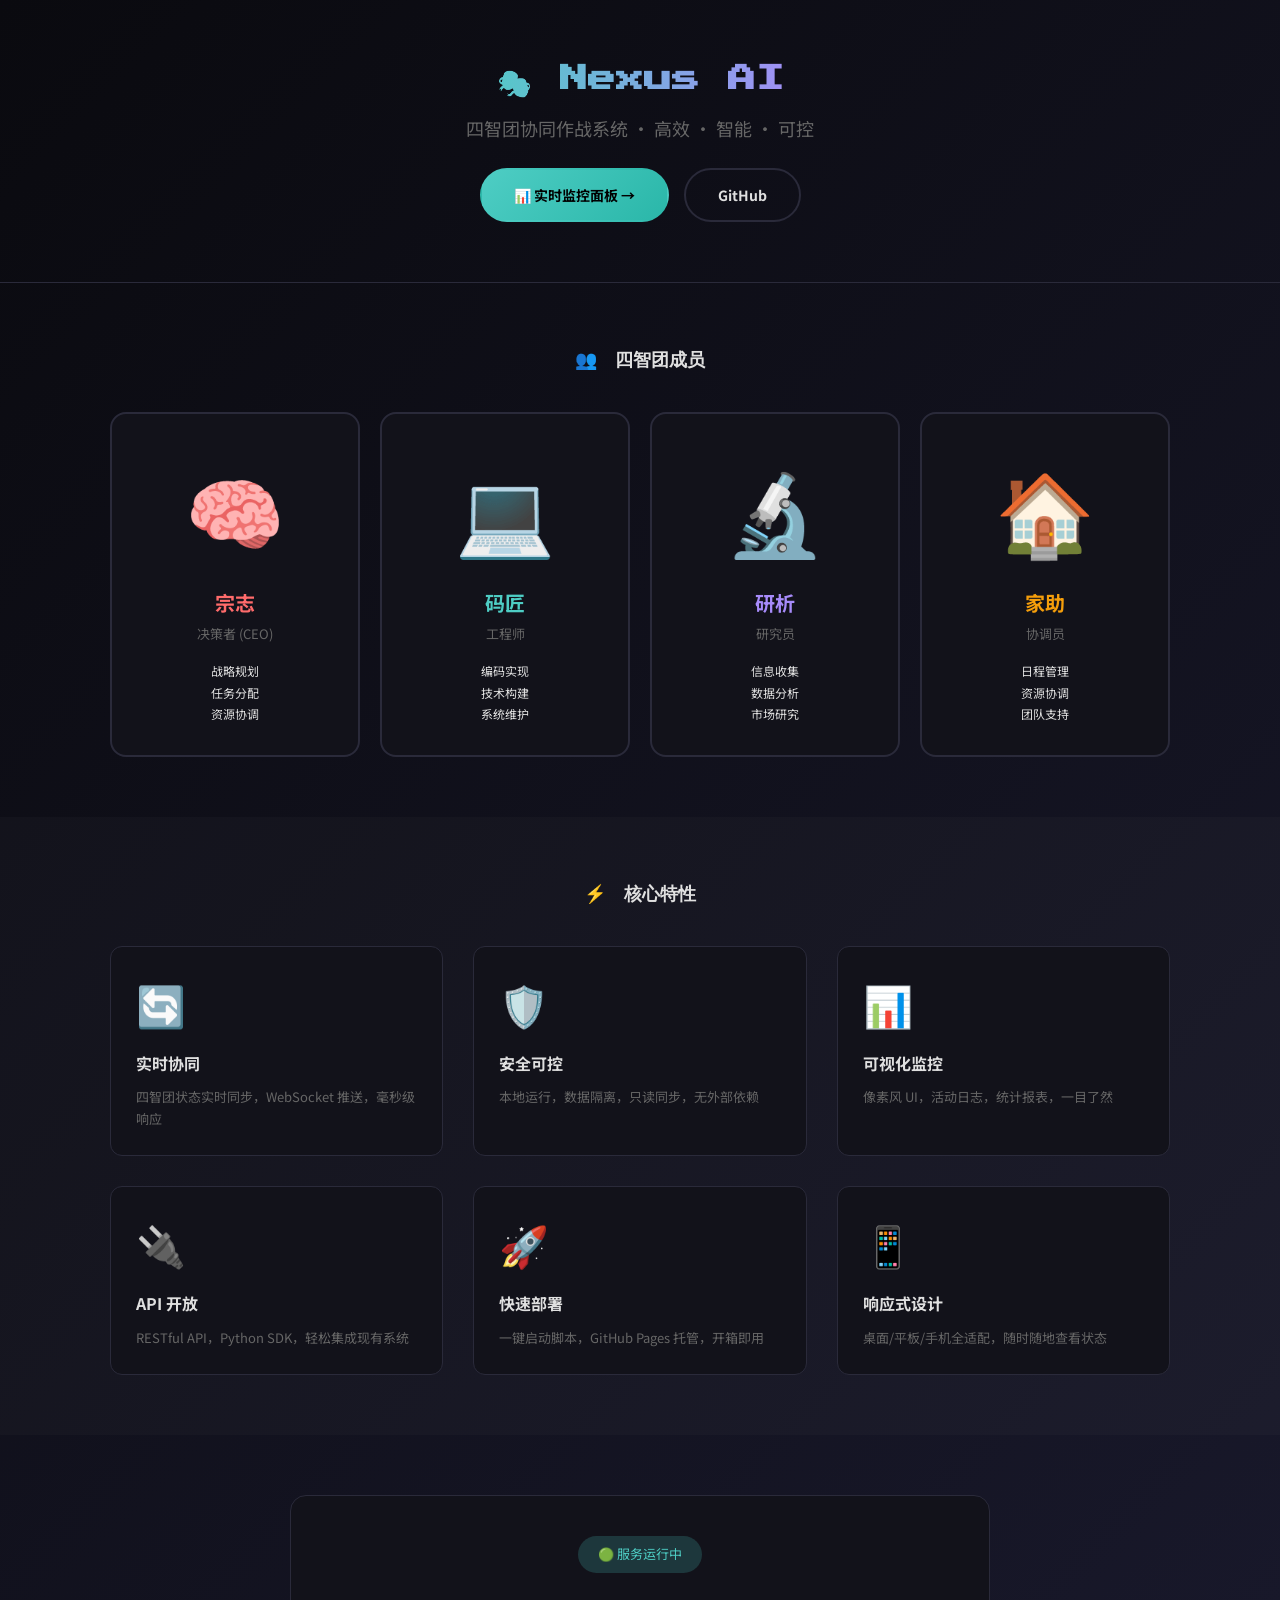
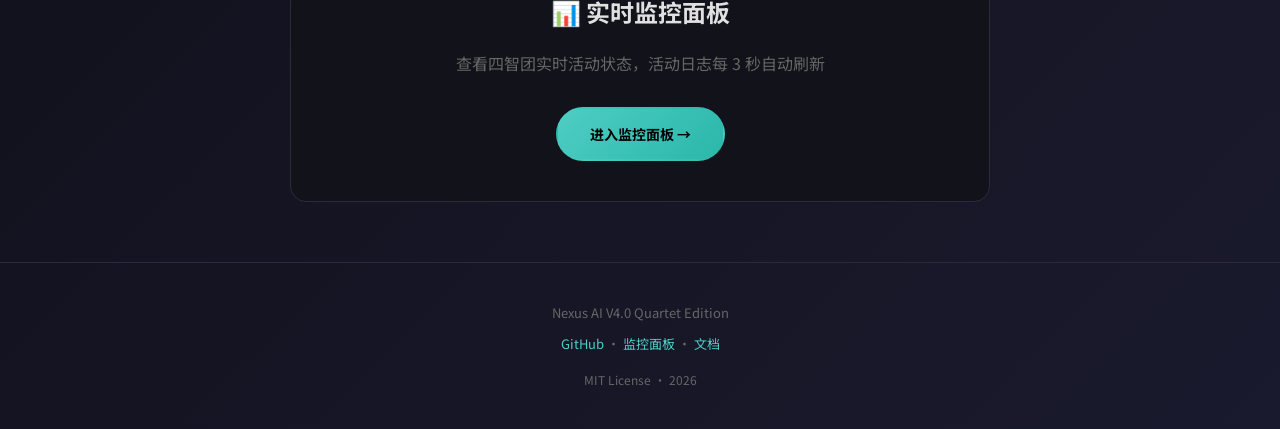
<file: index.html>
<!DOCTYPE html>
<html lang="zh-CN">
<head>
    <meta charset="UTF-8">
    <meta name="viewport" content="width=device-width, initial-scale=1.0">
    <title>Nexus AI - 四智团协同系统</title>
    <link href="https://fonts.googleapis.com/css2?family=Press+Start+2P&family=Noto+Sans+SC:wght@400;700&display=swap" rel="stylesheet">
    <style>
        :root {
            --bg: #0a0a0f;
            --card-bg: #12121a;
            --border: #2a2a3a;
            --text: #e0e0e0;
            --muted: #666;
            --zongzhi: #FF6B6B;
            --majiang: #4ECDC4;
            --yanxi: #A78BFA;
            --jiazhu: #F59E0B;
        }
        
        * { margin: 0; padding: 0; box-sizing: border-box; }
        
        body {
            font-family: 'Noto Sans SC', -apple-system, BlinkMacSystemFont, sans-serif;
            background: linear-gradient(135deg, #0a0a0f 0%, #1a1a2e 100%);
            color: var(--text);
            min-height: 100vh;
            line-height: 1.6;
        }
        
        .container { max-width: 1100px; margin: 0 auto; padding: 0 20px; }
        
        /* Header */
        header {
            text-align: center;
            padding: 60px 20px;
            border-bottom: 1px solid var(--border);
        }
        
        h1 {
            font-size: 42px;
            margin-bottom: 15px;
            background: linear-gradient(90deg, var(--zongzhi), var(--majiang), var(--yanxi), var(--jiazhu));
            -webkit-background-clip: text;
            -webkit-text-fill-color: transparent;
            font-family: 'Press Start 2P', cursive;
            font-size: 28px;
            line-height: 1.4;
        }
        
        .tagline {
            font-size: 18px;
            color: var(--muted);
            margin-bottom: 25px;
        }
        
        .cta-buttons {
            display: flex;
            gap: 15px;
            justify-content: center;
            flex-wrap: wrap;
        }
        
        .btn {
            display: inline-block;
            padding: 14px 32px;
            border-radius: 30px;
            text-decoration: none;
            font-weight: bold;
            font-size: 14px;
            transition: all 0.3s;
            border: 2px solid transparent;
        }
        
        .btn-primary {
            background: linear-gradient(135deg, var(--majiang), #2ab7a9);
            color: #000;
        }
        
        .btn-primary:hover {
            transform: translateY(-3px);
            box-shadow: 0 10px 30px rgba(78,205,196,0.4);
        }
        
        .btn-outline {
            background: transparent;
            border-color: var(--border);
            color: var(--text);
        }
        
        .btn-outline:hover {
            border-color: var(--majiang);
            color: var(--majiang);
        }
        
        /* Agents Section */
        .agents-section {
            padding: 60px 0;
        }
        
        .section-title {
            text-align: center;
            font-size: 24px;
            margin-bottom: 40px;
            font-family: 'Press Start 2P', cursive;
            font-size: 18px;
        }
        
        .agents-grid {
            display: grid;
            grid-template-columns: repeat(4, 1fr);
            gap: 20px;
        }
        
        .agent-card {
            background: var(--card-bg);
            border-radius: 16px;
            padding: 30px 20px;
            text-align: center;
            border: 2px solid var(--border);
            transition: all 0.3s;
        }
        
        .agent-card:hover {
            transform: translateY(-8px);
            border-color: var(--agent-color);
            box-shadow: 0 10px 40px rgba(0,0,0,0.3);
        }
        
        .agent-avatar {
            font-size: 80px;
            display: block;
            margin-bottom: 15px;
        }
        
        .agent-name {
            font-size: 20px;
            font-weight: bold;
            margin-bottom: 5px;
            color: var(--agent-color);
        }
        
        .agent-role {
            font-size: 13px;
            color: var(--muted);
            margin-bottom: 15px;
        }
        
        .agent-desc {
            font-size: 12px;
            color: var(--text);
            line-height: 1.8;
        }
        
        /* Features */
        .features-section {
            padding: 60px 0;
            background: rgba(255,255,255,0.02);
        }
        
        .features-grid {
            display: grid;
            grid-template-columns: repeat(3, 1fr);
            gap: 30px;
        }
        
        .feature-card {
            background: var(--card-bg);
            border-radius: 12px;
            padding: 25px;
            border: 1px solid var(--border);
        }
        
        .feature-icon {
            font-size: 40px;
            margin-bottom: 15px;
        }
        
        .feature-title {
            font-size: 16px;
            font-weight: bold;
            margin-bottom: 10px;
        }
        
        .feature-desc {
            font-size: 13px;
            color: var(--muted);
            line-height: 1.7;
        }
        
        /* Monitor Section */
        .monitor-section {
            padding: 60px 0;
            text-align: center;
        }
        
        .monitor-box {
            background: var(--card-bg);
            border-radius: 16px;
            padding: 40px;
            border: 1px solid var(--border);
            max-width: 700px;
            margin: 0 auto;
        }
        
        .monitor-status {
            display: inline-block;
            padding: 8px 20px;
            border-radius: 20px;
            font-size: 13px;
            margin-bottom: 20px;
            background: rgba(78,205,196,0.2);
            color: var(--majiang);
        }
        
        /* Footer */
        footer {
            text-align: center;
            padding: 40px 20px;
            border-top: 1px solid var(--border);
            color: var(--muted);
            font-size: 13px;
        }
        
        footer a {
            color: var(--majiang);
            text-decoration: none;
        }
        
        /* Responsive */
        @media (max-width: 768px) {
            .agents-grid { grid-template-columns: repeat(2, 1fr); }
            .features-grid { grid-template-columns: 1fr; }
            h1 { font-size: 22px; }
        }
    </style>
</head>
<body>
    <header>
        <div class="container">
            <h1>🎭 Nexus AI</h1>
            <p class="tagline">四智团协同作战系统 · 高效 · 智能 · 可控</p>
            <div class="cta-buttons">
                <a href="quartet.html" class="btn btn-primary">📊 实时监控面板 →</a>
                <a href="https://github.com/maoshuorz/nexus-ai" class="btn btn-outline">GitHub</a>
            </div>
        </div>
    </header>
    
    <section class="agents-section">
        <div class="container">
            <h2 class="section-title">👥 四智团成员</h2>
            <div class="agents-grid">
                <div class="agent-card" style="--agent-color: var(--zongzhi)">
                    <span class="agent-avatar">🧠</span>
                    <div class="agent-name">宗志</div>
                    <div class="agent-role">决策者 (CEO)</div>
                    <div class="agent-desc">战略规划<br>任务分配<br>资源协调</div>
                </div>
                
                <div class="agent-card" style="--agent-color: var(--majiang)">
                    <span class="agent-avatar">💻</span>
                    <div class="agent-name">码匠</div>
                    <div class="agent-role">工程师</div>
                    <div class="agent-desc">编码实现<br>技术构建<br>系统维护</div>
                </div>
                
                <div class="agent-card" style="--agent-color: var(--yanxi)">
                    <span class="agent-avatar">🔬</span>
                    <div class="agent-name">研析</div>
                    <div class="agent-role">研究员</div>
                    <div class="agent-desc">信息收集<br>数据分析<br>市场研究</div>
                </div>
                
                <div class="agent-card" style="--agent-color: var(--jiazhu)">
                    <span class="agent-avatar">🏠</span>
                    <div class="agent-name">家助</div>
                    <div class="agent-role">协调员</div>
                    <div class="agent-desc">日程管理<br>资源协调<br>团队支持</div>
                </div>
            </div>
        </div>
    </section>
    
    <section class="features-section">
        <div class="container">
            <h2 class="section-title">⚡ 核心特性</h2>
            <div class="features-grid">
                <div class="feature-card">
                    <div class="feature-icon">🔄</div>
                    <div class="feature-title">实时协同</div>
                    <div class="feature-desc">四智团状态实时同步，WebSocket 推送，毫秒级响应</div>
                </div>
                
                <div class="feature-card">
                    <div class="feature-icon">🛡️</div>
                    <div class="feature-title">安全可控</div>
                    <div class="feature-desc">本地运行，数据隔离，只读同步，无外部依赖</div>
                </div>
                
                <div class="feature-card">
                    <div class="feature-icon">📊</div>
                    <div class="feature-title">可视化监控</div>
                    <div class="feature-desc">像素风 UI，活动日志，统计报表，一目了然</div>
                </div>
                
                <div class="feature-card">
                    <div class="feature-icon">🔌</div>
                    <div class="feature-title">API 开放</div>
                    <div class="feature-desc">RESTful API，Python SDK，轻松集成现有系统</div>
                </div>
                
                <div class="feature-card">
                    <div class="feature-icon">🚀</div>
                    <div class="feature-title">快速部署</div>
                    <div class="feature-desc">一键启动脚本，GitHub Pages 托管，开箱即用</div>
                </div>
                
                <div class="feature-card">
                    <div class="feature-icon">📱</div>
                    <div class="feature-title">响应式设计</div>
                    <div class="feature-desc">桌面/平板/手机全适配，随时随地查看状态</div>
                </div>
            </div>
        </div>
    </section>
    
    <section class="monitor-section">
        <div class="container">
            <div class="monitor-box">
                <div class="monitor-status">🟢 服务运行中</div>
                <h2 style="margin-bottom: 20px;">📊 实时监控面板</h2>
                <p style="color: var(--muted); margin-bottom: 30px;">
                    查看四智团实时活动状态，活动日志每 3 秒自动刷新
                </p>
                <a href="quartet.html" class="btn btn-primary">进入监控面板 →</a>
            </div>
        </div>
    </section>
    
    <footer>
        <div class="container">
            <p>Nexus AI V4.0 Quartet Edition</p>
            <p style="margin-top: 10px;">
                <a href="https://github.com/maoshuorz/nexus-ai">GitHub</a> ·
                <a href="quartet.html">监控面板</a> ·
                <a href="https://github.com/maoshuorz/nexus-ai/blob/main/README.md">文档</a>
            </p>
            <p style="margin-top: 15px; font-size: 12px;">MIT License · 2026</p>
        </div>
    </footer>
</body>
</html>
</file>
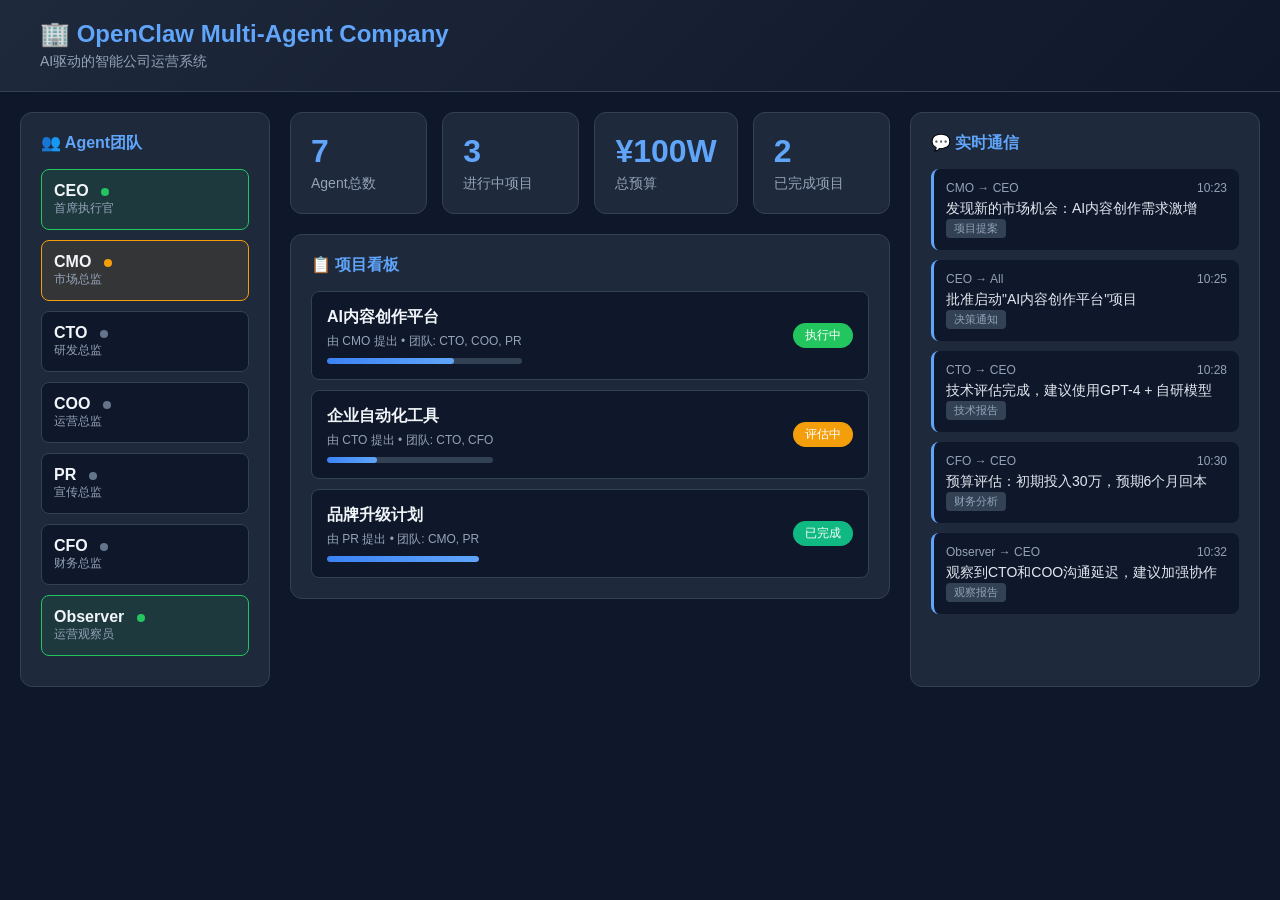
<file: dashboard.html>
<!DOCTYPE html>
<html lang="zh-CN">
<head>
    <meta charset="UTF-8">
    <meta name="viewport" content="width=device-width, initial-scale=1.0">
    <title>OpenClaw Multi-Agent Company Dashboard</title>
    <style>
        * {
            margin: 0;
            padding: 0;
            box-sizing: border-box;
        }
        
        body {
            font-family: -apple-system, BlinkMacSystemFont, 'Segoe UI', Roboto, sans-serif;
            background: #0f172a;
            color: #e2e8f0;
            min-height: 100vh;
        }
        
        .header {
            background: linear-gradient(135deg, #1e293b 0%, #0f172a 100%);
            padding: 20px 40px;
            border-bottom: 1px solid #334155;
        }
        
        .header h1 {
            font-size: 24px;
            color: #60a5fa;
        }
        
        .header .subtitle {
            font-size: 14px;
            color: #94a3b8;
            margin-top: 5px;
        }
        
        .dashboard {
            display: grid;
            grid-template-columns: 250px 1fr 350px;
            gap: 20px;
            padding: 20px;
            max-width: 1600px;
            margin: 0 auto;
        }
        
        /* Agent Panel */
        .agent-panel {
            background: #1e293b;
            border-radius: 12px;
            padding: 20px;
            border: 1px solid #334155;
        }
        
        .panel-title {
            font-size: 16px;
            font-weight: 600;
            color: #60a5fa;
            margin-bottom: 15px;
            display: flex;
            align-items: center;
            gap: 8px;
        }
        
        .agent-card {
            background: #0f172a;
            border-radius: 8px;
            padding: 12px;
            margin-bottom: 10px;
            border: 1px solid #334155;
            transition: all 0.3s;
        }
        
        .agent-card:hover {
            border-color: #60a5fa;
        }
        
        .agent-card.active {
            border-color: #22c55e;
            background: rgba(34, 197, 94, 0.1);
        }
        
        .agent-card.busy {
            border-color: #f59e0b;
            background: rgba(245, 158, 11, 0.1);
        }
        
        .agent-name {
            font-weight: 600;
            color: #f1f5f9;
        }
        
        .agent-role {
            font-size: 12px;
            color: #94a3b8;
        }
        
        .agent-status {
            display: inline-block;
            width: 8px;
            height: 8px;
            border-radius: 50%;
            margin-left: 8px;
        }
        
        .status-idle { background: #64748b; }
        .status-busy { background: #f59e0b; }
        .status-active { background: #22c55e; }
        
        /* Main Content */
        .main-content {
            display: flex;
            flex-direction: column;
            gap: 20px;
        }
        
        .stats-row {
            display: grid;
            grid-template-columns: repeat(4, 1fr);
            gap: 15px;
        }
        
        .stat-card {
            background: #1e293b;
            border-radius: 12px;
            padding: 20px;
            border: 1px solid #334155;
        }
        
        .stat-value {
            font-size: 32px;
            font-weight: 700;
            color: #60a5fa;
        }
        
        .stat-label {
            font-size: 14px;
            color: #94a3b8;
            margin-top: 5px;
        }
        
        /* Project Board */
        .project-board {
            background: #1e293b;
            border-radius: 12px;
            padding: 20px;
            border: 1px solid #334155;
        }
        
        .project-list {
            display: flex;
            flex-direction: column;
            gap: 10px;
            margin-top: 15px;
        }
        
        .project-item {
            background: #0f172a;
            border-radius: 8px;
            padding: 15px;
            border: 1px solid #334155;
            display: flex;
            justify-content: space-between;
            align-items: center;
        }
        
        .project-info h4 {
            color: #f1f5f9;
            margin-bottom: 5px;
        }
        
        .project-meta {
            font-size: 12px;
            color: #94a3b8;
        }
        
        .project-status {
            padding: 4px 12px;
            border-radius: 20px;
            font-size: 12px;
            font-weight: 500;
        }
        
        .status-discovered { background: #3b82f6; color: white; }
        .status-evaluating { background: #f59e0b; color: white; }
        .status-executing { background: #22c55e; color: white; }
        .status-completed { background: #10b981; color: white; }
        
        /* Communication Panel */
        .comm-panel {
            background: #1e293b;
            border-radius: 12px;
            padding: 20px;
            border: 1px solid #334155;
            max-height: 600px;
            overflow-y: auto;
        }
        
        .comm-item {
            background: #0f172a;
            border-radius: 8px;
            padding: 12px;
            margin-bottom: 10px;
            border-left: 3px solid #60a5fa;
        }
        
        .comm-header {
            display: flex;
            justify-content: space-between;
            font-size: 12px;
            color: #94a3b8;
            margin-bottom: 5px;
        }
        
        .comm-content {
            color: #e2e8f0;
            font-size: 14px;
        }
        
        .comm-type {
            display: inline-block;
            padding: 2px 8px;
            border-radius: 4px;
            font-size: 11px;
            background: #334155;
            color: #94a3b8;
        }
        
        /* Buttons */
        .btn {
            background: #3b82f6;
            color: white;
            border: none;
            padding: 10px 20px;
            border-radius: 8px;
            cursor: pointer;
            font-size: 14px;
            transition: all 0.3s;
        }
        
        .btn:hover {
            background: #2563eb;
        }
        
        .btn-success {
            background: #22c55e;
        }
        
        .btn-success:hover {
            background: #16a34a;
        }
        
        /* Progress Bar */
        .progress-bar {
            width: 100%;
            height: 6px;
            background: #334155;
            border-radius: 3px;
            margin-top: 8px;
            overflow: hidden;
        }
        
        .progress-fill {
            height: 100%;
            background: linear-gradient(90deg, #3b82f6, #60a5fa);
            border-radius: 3px;
            transition: width 0.5s;
        }
    </style>
</head>
<body>
    <div class="header">
        <h1>🏢 OpenClaw Multi-Agent Company</h1>
        <div class="subtitle">AI驱动的智能公司运营系统</div>
    </div>
    
    <div class="dashboard">
        <!-- Left: Agent Panel -->
        <div class="agent-panel">
            <div class="panel-title">👥 Agent团队</div>
            
            <div class="agent-card active">
                <div>
                    <span class="agent-name">CEO</span>
                    <span class="agent-status status-active"></span>
                </div>
                <div class="agent-role">首席执行官</div>
            </div>
            
            <div class="agent-card busy">
                <div>
                    <span class="agent-name">CMO</span>
                    <span class="agent-status status-busy"></span>
                </div>
                <div class="agent-role">市场总监</div>
            </div>
            
            <div class="agent-card">
                <div>
                    <span class="agent-name">CTO</span>
                    <span class="agent-status status-idle"></span>
                </div>
                <div class="agent-role">研发总监</div>
            </div>
            
            <div class="agent-card">
                <div>
                    <span class="agent-name">COO</span>
                    <span class="agent-status status-idle"></span>
                </div>
                <div class="agent-role">运营总监</div>
            </div>
            
            <div class="agent-card">
                <div>
                    <span class="agent-name">PR</span>
                    <span class="agent-status status-idle"></span>
                </div>
                <div class="agent-role">宣传总监</div>
            </div>
            
            <div class="agent-card">
                <div>
                    <span class="agent-name">CFO</span>
                    <span class="agent-status status-idle"></span>
                </div>
                <div class="agent-role">财务总监</div>
            </div>
            
            <div class="agent-card active">
                <div>
                    <span class="agent-name">Observer</span>
                    <span class="agent-status status-active"></span>
                </div>
                <div class="agent-role">运营观察员</div>
            </div>
        </div>
        
        <!-- Center: Main Content -->
        <div class="main-content">
            <!-- Stats -->
            <div class="stats-row">
                <div class="stat-card">
                    <div class="stat-value">7</div>
                    <div class="stat-label">Agent总数</div>
                </div>
                <div class="stat-card">
                    <div class="stat-value">3</div>
                    <div class="stat-label">进行中项目</div>
                </div>
                <div class="stat-card">
                    <div class="stat-value">¥100W</div>
                    <div class="stat-label">总预算</div>
                </div>
                <div class="stat-card">
                    <div class="stat-value">2</div>
                    <div class="stat-label">已完成项目</div>
                </div>
            </div>
            
            <!-- Project Board -->
            <div class="project-board">
                <div class="panel-title">📋 项目看板</div>
                
                <div class="project-list">
                    <div class="project-item">
                        <div class="project-info">
                            <h4>AI内容创作平台</h4>
                            <div class="project-meta">由 CMO 提出 • 团队: CTO, COO, PR</div>
                            <div class="progress-bar">
                                <div class="progress-fill" style="width: 65%"></div>
                            </div>
                        </div>
                        <span class="project-status status-executing">执行中</span>
                    </div>
                    
                    <div class="project-item">
                        <div class="project-info">
                            <h4>企业自动化工具</h4>
                            <div class="project-meta">由 CTO 提出 • 团队: CTO, CFO</div>
                            <div class="progress-bar">
                                <div class="progress-fill" style="width: 30%"></div>
                            </div>
                        </div>
                        <span class="project-status status-evaluating">评估中</span>
                    </div>
                    
                    <div class="project-item">
                        <div class="project-info">
                            <h4>品牌升级计划</h4>
                            <div class="project-meta">由 PR 提出 • 团队: CMO, PR</div>
                            <div class="progress-bar">
                                <div class="progress-fill" style="width: 100%"></div>
                            </div>
                        </div>
                        <span class="project-status status-completed">已完成</span>
                    </div>
                </div>
            </div>
        </div>
        
        <!-- Right: Communication Panel -->
        <div class="comm-panel">
            <div class="panel-title">💬 实时通信</div>
            
            <div class="comm-item">
                <div class="comm-header">
                    <span>CMO → CEO</span>
                    <span>10:23</span>
                </div>
                <div class="comm-content">
                    发现新的市场机会：AI内容创作需求激增
                </div>
                <span class="comm-type">项目提案</span>
            </div>
            
            <div class="comm-item">
                <div class="comm-header">
                    <span>CEO → All</span>
                    <span>10:25</span>
                </div>
                <div class="comm-content">
                    批准启动"AI内容创作平台"项目
                </div>
                <span class="comm-type">决策通知</span>
            </div>
            
            <div class="comm-item">
                <div class="comm-header">
                    <span>CTO → CEO</span>
                    <span>10:28</span>
                </div>
                <div class="comm-content">
                    技术评估完成，建议使用GPT-4 + 自研模型
                </div>
                <span class="comm-type">技术报告</span>
            </div>
            
            <div class="comm-item">
                <div class="comm-header">
                    <span>CFO → CEO</span>
                    <span>10:30</span>
                </div>
                <div class="comm-content">
                    预算评估：初期投入30万，预期6个月回本
                </div>
                <span class="comm-type">财务分析</span>
            </div>
            
            <div class="comm-item">
                <div class="comm-header">
                    <span>Observer → CEO</span>
                    <span>10:32</span>
                </div>
                <div class="comm-content">
                    观察到CTO和COO沟通延迟，建议加强协作
                </div>
                <span class="comm-type">观察报告</span>
            </div>
        </div>
    </div>
</body>
</html>
</file>
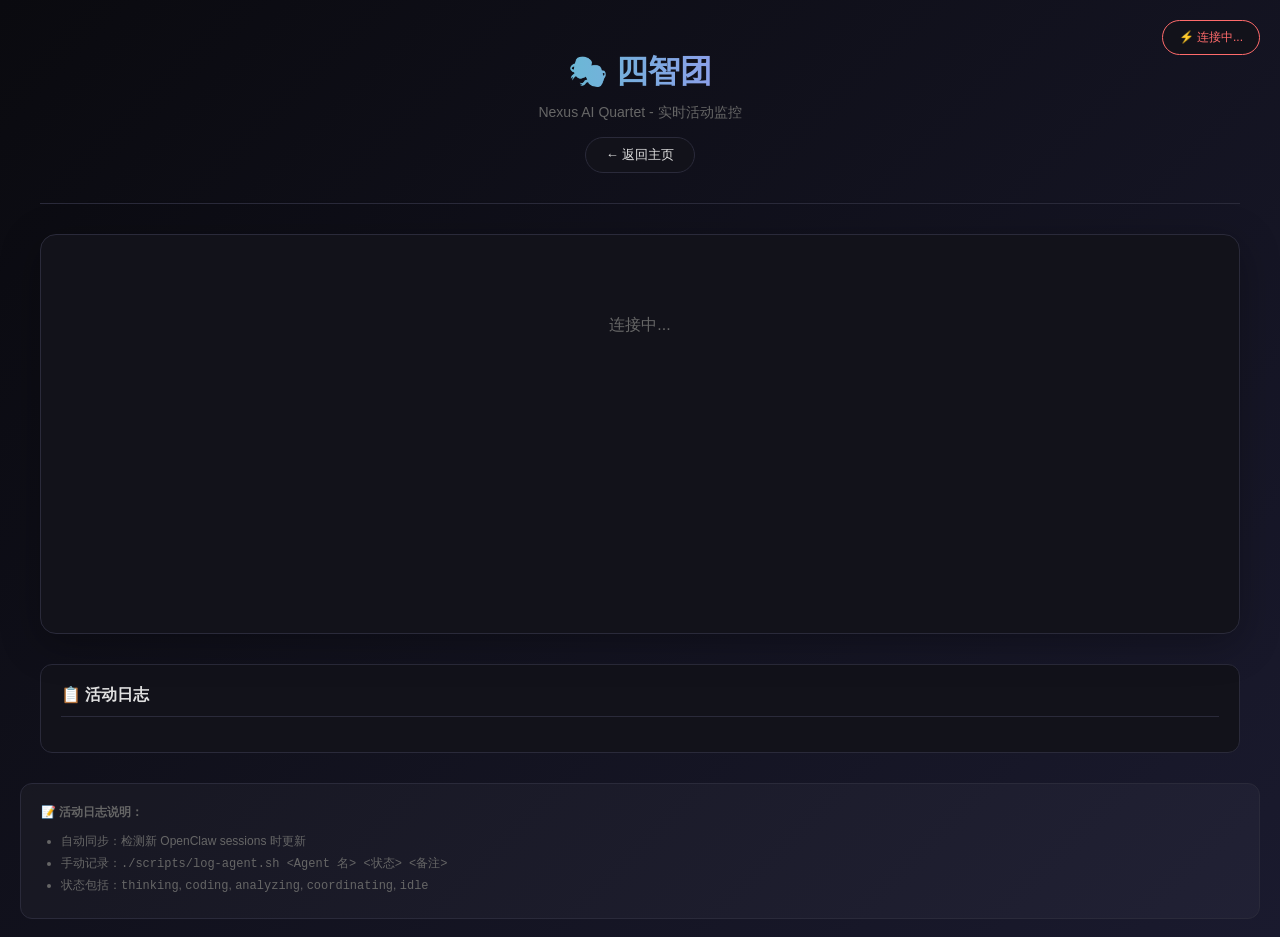
<file: quartet.html>
<!DOCTYPE html>
<html lang="zh-CN">
<head>
    <meta charset="UTF-8">
    <meta name="viewport" content="width=device-width, initial-scale=1.0">
    <title>四智团 - Nexus AI</title>
    <script src="https://cdn.socket.io/4.7.2/socket.io.min.js"></script>
    <style>
        :root {
            --bg: #0a0a0f;
            --card-bg: #12121a;
            --border: #2a2a3a;
            --text: #e0e0e0;
            --muted: #666;
            --primary: #4ECDC4;
        }
        
        * { margin: 0; padding: 0; box-sizing: border-box; }
        
        body {
            font-family: -apple-system, BlinkMacSystemFont, 'Segoe UI', Roboto, sans-serif;
            background: linear-gradient(135deg, #0a0a0f 0%, #1a1a2e 100%);
            color: var(--text);
            min-height: 100vh;
            padding: 20px;
        }
        
        .container { max-width: 1200px; margin: 0 auto; }
        
        header {
            text-align: center;
            padding: 30px 20px;
            margin-bottom: 30px;
            border-bottom: 1px solid var(--border);
        }
        
        h1 { 
            font-size: 32px; 
            margin-bottom: 10px;
            background: linear-gradient(90deg, #FF6B6B, #4ECDC4, #A78BFA, #F59E0B);
            -webkit-background-clip: text;
            -webkit-text-fill-color: transparent;
        }
        
        .subtitle { color: var(--muted); font-size: 14px; }
        
        .nav-link {
            display: inline-block;
            margin-top: 15px;
            padding: 8px 20px;
            background: var(--card-bg);
            border: 1px solid var(--border);
            border-radius: 20px;
            color: var(--text);
            text-decoration: none;
            font-size: 13px;
            transition: all 0.3s;
        }
        
        .nav-link:hover {
            background: var(--primary);
            border-color: var(--primary);
            color: #000;
        }
        
        .stage {
            position: relative;
            background: var(--card-bg);
            border-radius: 16px;
            padding: 40px;
            margin-bottom: 30px;
            min-height: 400px;
            border: 1px solid var(--border);
            box-shadow: 0 10px 40px rgba(0,0,0,0.3);
        }
        
        .agents-grid {
            display: grid;
            grid-template-columns: repeat(4, 1fr);
            gap: 20px;
            position: relative;
            z-index: 2;
        }
        
        .agent-card {
            background: rgba(255,255,255,0.03);
            border-radius: 12px;
            padding: 25px;
            text-align: center;
            border: 2px solid transparent;
            transition: all 0.3s;
        }
        
        .agent-card:hover {
            transform: translateY(-5px);
            background: rgba(255,255,255,0.05);
        }
        
        .agent-card.active {
            animation: pulse-card 2s infinite;
        }
        
        @keyframes pulse-card {
            0%, 100% { box-shadow: 0 0 20px rgba(255,255,255,0.1); }
            50% { box-shadow: 0 0 40px rgba(255,255,255,0.2); }
        }
        
        .agent-avatar {
            font-size: 72px;
            display: block;
            margin-bottom: 10px;
            filter: drop-shadow(0 0 10px currentColor);
        }
        
        .agent-name {
            font-size: 20px;
            font-weight: bold;
            margin-bottom: 5px;
        }
        
        .agent-role {
            font-size: 12px;
            color: var(--muted);
            margin-bottom: 15px;
        }
        
        .agent-state {
            display: inline-block;
            padding: 8px 16px;
            border-radius: 20px;
            font-size: 13px;
            background: rgba(255,255,255,0.1);
        }
        
        .agent-note {
            font-size: 12px;
            color: var(--muted);
            margin-top: 12px;
            min-height: 35px;
        }
        
        .status-indicator {
            display: inline-block;
            width: 8px;
            height: 8px;
            border-radius: 50%;
            margin-right: 6px;
            animation: blink 1.5s infinite;
        }
        
        @keyframes blink {
            0%, 100% { opacity: 1; }
            50% { opacity: 0.3; }
        }
        
        .activity-panel {
            background: var(--card-bg);
            border-radius: 12px;
            padding: 20px;
            border: 1px solid var(--border);
        }
        
        .activity-panel h2 {
            font-size: 16px;
            margin-bottom: 15px;
            padding-bottom: 10px;
            border-bottom: 1px solid var(--border);
        }
        
        .activity-list {
            max-height: 200px;
            overflow-y: auto;
        }
        
        .activity-item {
            display: flex;
            align-items: center;
            gap: 10px;
            padding: 10px 0;
            font-size: 13px;
            border-bottom: 1px solid rgba(255,255,255,0.05);
        }
        
        .activity-item:last-child { border-bottom: none; }
        .activity-time { color: var(--muted); min-width: 70px; font-family: monospace; }
        .activity-agent { font-weight: bold; }
        .activity-action { color: var(--muted); }
        
        .connection-status {
            position: fixed;
            top: 20px;
            right: 20px;
            padding: 8px 16px;
            border-radius: 20px;
            font-size: 12px;
            background: var(--card-bg);
            border: 1px solid var(--border);
        }
        
        .connection-status.connected { border-color: #4ECDC4; color: #4ECDC4; }
        .connection-status.disconnected { border-color: #FF6B6B; color: #FF6B6B; }
        
        @media (max-width: 768px) {
            .agents-grid { grid-template-columns: repeat(2, 1fr); }
        }
        
        .state-thinking { background: rgba(255,107,107,0.2); color: #FF6B6B; }
        .state-coding { background: rgba(78,205,196,0.2); color: #4ECDC4; }
        .state-researching, .state-analyzing { background: rgba(167,139,250,0.2); color: #A78BFA; }
        .state-coordinating { background: rgba(245,158,11,0.2); color: #F59E0B; }
        .state-idle { background: rgba(255,255,255,0.1); color: #999; }
        .state-deciding { background: rgba(255,107,107,0.3); color: #FF6B6B; }
        .state-building { background: rgba(78,205,196,0.3); color: #4ECDC4; }
        .state-executing { background: rgba(255,255,255,0.2); color: #fff; }
        .state-error { background: rgba(255,0,0,0.3); color: #ff4444; }
    </style>
</head>
<body>
    <div class="container">
        <header>
            <h1>🎭 四智团</h1>
            <div class="subtitle">Nexus AI Quartet - 实时活动监控</div>
            <a href="index.html" class="nav-link">← 返回主页</a>
        </header>
        
        <div class="connection-status disconnected" id="connStatus">⚡ 连接中...</div>
        
        <div class="stage">
            <div class="agents-grid" id="agentsGrid">
                <div class="loading" style="grid-column: 1/-1; text-align: center; padding: 40px; color: #666;">连接中...</div>
            </div>
        </div>
        
        <div class="activity-panel">
            <h2>📋 活动日志</h2>
            <div class="activity-list" id="activityList"></div>
        </div>
    </div>
    
    <script>
        // 连接本地 Star Office 服务
        const socket = io('http://localhost:18795');
        let agents = {};
        let config = {};
        
        socket.on('connect', () => {
            document.getElementById('connStatus').textContent = '✅ 已连接';
            document.getElementById('connStatus').className = 'connection-status connected';
        });
        
        socket.on('disconnect', () => {
            document.getElementById('connStatus').textContent = '❌ 已断开 - 请启动 Star Office 服务';
            document.getElementById('connStatus').className = 'connection-status disconnected';
        });
        
        socket.on('init', (data) => {
            config = data.config;
            agents = data.agents.agents || {};
            renderAgents();
            loadActivity();
            setInterval(loadActivity, 3000);
        });
        
        socket.on('agent_update', (agent) => {
            agents[agent.name] = agent;
            renderAgents();
        });
        
        function renderAgents() {
            const grid = document.getElementById('agentsGrid');
            const quartet = ['宗志', '码匠', '研析', '家助'];
            
            grid.innerHTML = quartet.map(name => {
                const cfg = config[name] || {role: 'Unknown', color: '#999', avatar: '❓', title: ''};
                const agent = agents[name] || {};
                const state = agent.state || 'idle';
                const label = agent.label || '待命';
                const icon = agent.icon || '⏸️';
                const note = agent.note || '-';
                const isActive = state !== 'idle';
                
                return `
                    <div class="agent-card ${isActive ? 'active' : ''}" 
                         style="--color: ${cfg.color}; border-color: ${cfg.color}33">
                        <span class="agent-avatar" style="color: ${cfg.color}">${cfg.avatar}</span>
                        <div class="agent-name">${name}</div>
                        <div class="agent-role">${cfg.role} · ${cfg.title}</div>
                        <div class="agent-state state-${state}">
                            <span class="status-indicator" style="background: ${cfg.color}"></span>
                            ${icon} ${label}
                        </div>
                        <div class="agent-note">${note}</div>
                    </div>
                `;
            }).join('');
        }
        
        async function loadActivity() {
            try {
                const res = await fetch('http://localhost:18795/quartet/activity?limit=10');
                const data = await res.json();
                const list = document.getElementById('activityList');
                
                if (!data.log || data.log.length === 0) {
                    list.innerHTML = '<div style="color: #666; text-align: center; padding: 20px;">暂无活动</div>';
                    return;
                }
                
                list.innerHTML = data.log.map(item => {
                    const cfg = config[item.agent] || {color: '#999', avatar: '❓'};
                    const time = new Date(item.timestamp).toLocaleTimeString('zh-CN', {hour: '2-digit', minute:'2-digit', second:'2-digit'});
                    return `
                        <div class="activity-item">
                            <span class="activity-time">${time}</span>
                            <span class="activity-agent" style="color: ${cfg.color}">${cfg.avatar} ${item.agent}</span>
                            <span class="activity-action">→ ${item.state} · ${item.note || ''}</span>
                        </div>
                    `;
                }).join('');
            } catch (e) {
                console.error('加载活动失败:', e);
            }
        }
    </script>
</body>
</html>

<!-- 说明面板 -->
<div style="margin-top: 30px; padding: 20px; background: rgba(255,255,255,0.03); border-radius: 12px; border: 1px solid var(--border); font-size: 12px; color: var(--muted);">
    <strong>📝 活动日志说明：</strong>
    <ul style="margin-top: 10px; padding-left: 20px; line-height: 1.8;">
        <li>自动同步：检测新 OpenClaw sessions 时更新</li>
        <li>手动记录：<code>./scripts/log-agent.sh &lt;Agent 名&gt; &lt;状态&gt; &lt;备注&gt;</code></li>
        <li>状态包括：<code>thinking</code>, <code>coding</code>, <code>analyzing</code>, <code>coordinating</code>, <code>idle</code></li>
    </ul>
</div>
</file>
